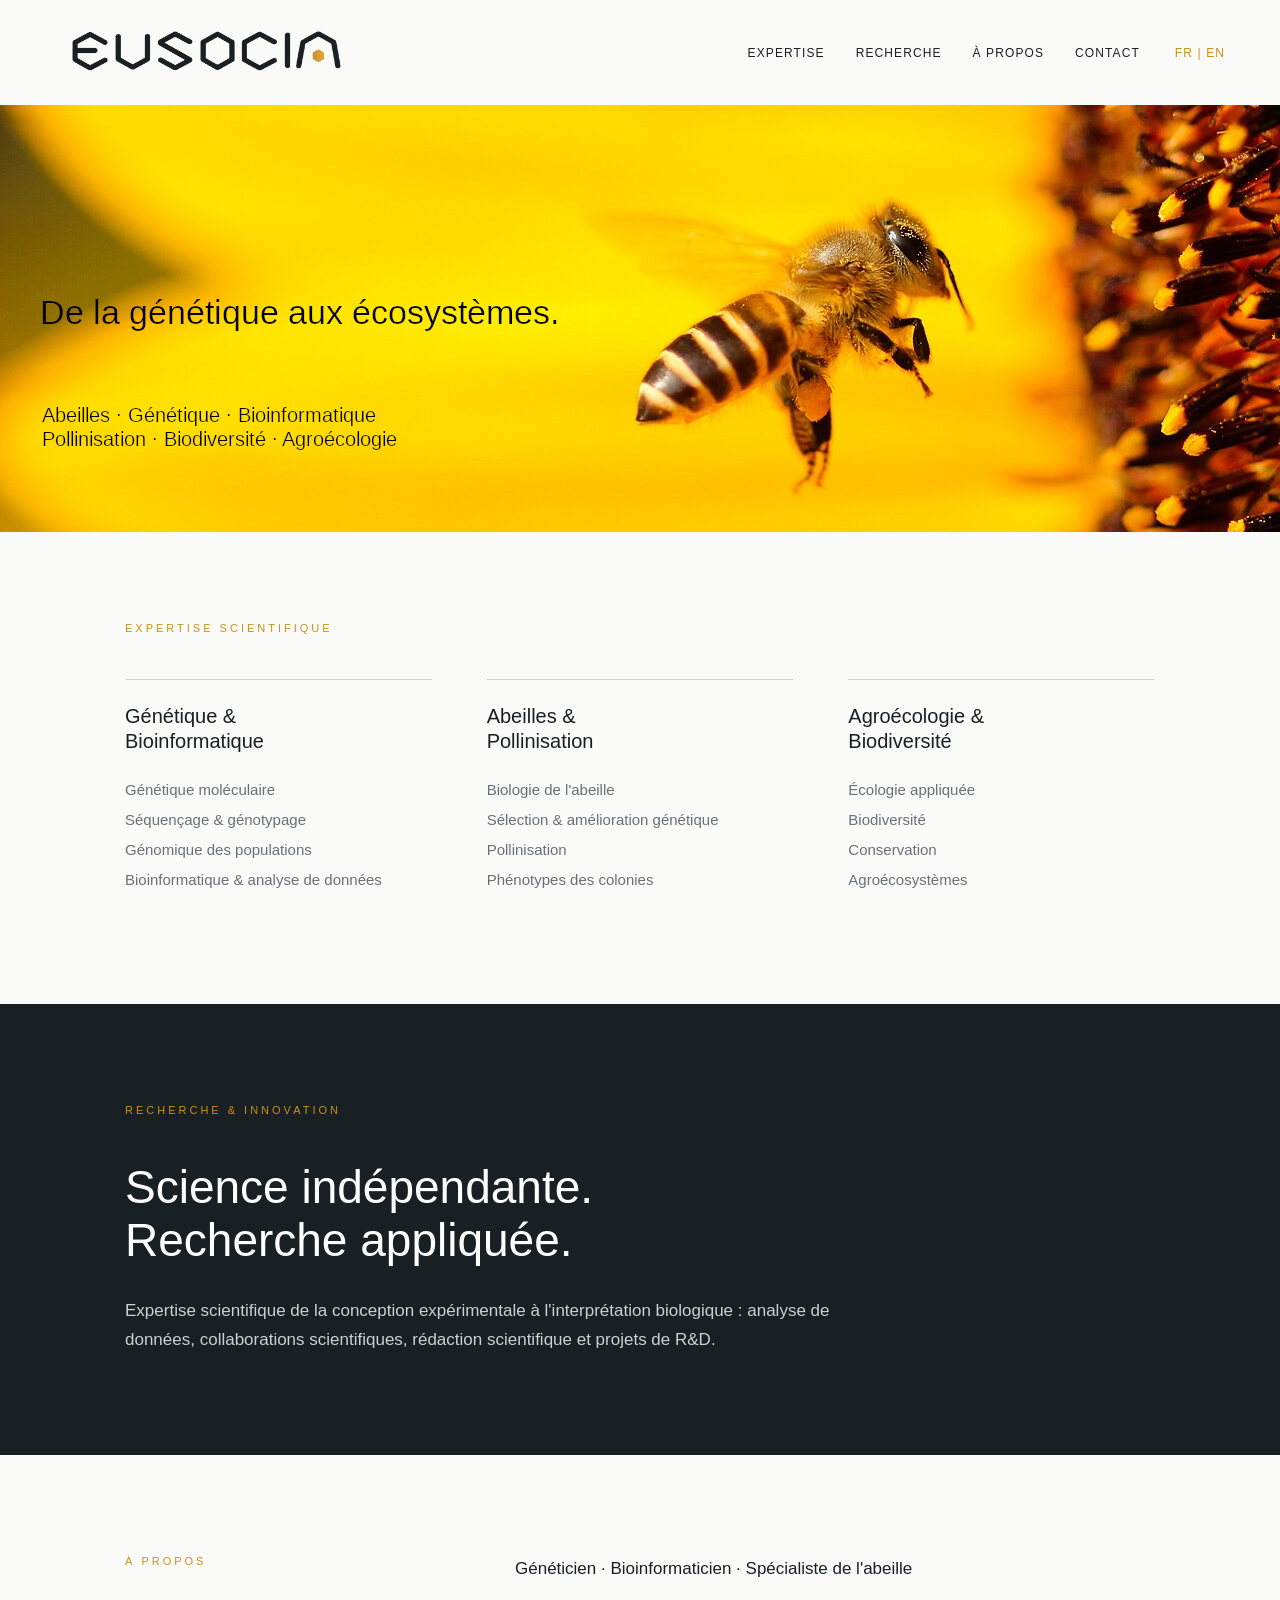
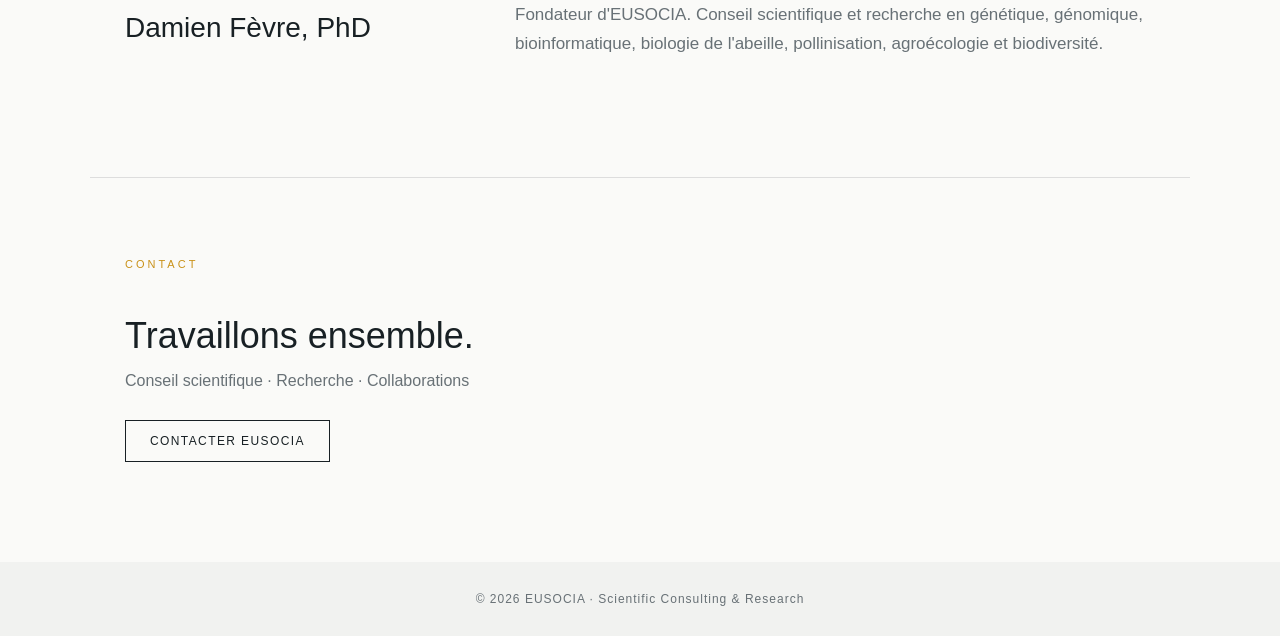
<file: index.html>
<!DOCTYPE html>
<html lang="fr">

<head>
<meta charset="UTF-8">
<meta name="viewport" content="width=device-width, initial-scale=1.0">

<title>EUSOCIA | Conseil scientifique & Recherche</title>
<meta name="description" content="EUSOCIA — Conseil scientifique et recherche en génétique, bioinformatique, abeilles, pollinisation, agroécologie et biodiversité.">

<link rel="stylesheet" href="/style.css">
<link rel="icon" type="image/png" href="/favicon_eusocia_fleur.png">
   
</head>


<body>


<!-- =========================================================
     HEADER
     ========================================================= -->

<header>

    <a class="brand" href="/">
        <img src="eusocia_logo.png" alt="EUSOCIA">
    </a>

    <nav>

        <a href="#expertise">Expertise</a>

        <a href="#research">Recherche</a>

        <a href="#about">À propos</a>

        <a href="#contact">Contact</a>

        <a class="language" href="/en/">FR | EN</a>

    </nav>

</header>


<main>


<!-- =========================================================
     HERO
     ========================================================= -->


<section class="hero">
    <img
        class="hero-banner"
        src="/hero-eusocia_fr.png"
        alt="EUSOCIA — De la génétique aux écosystèmes"
    >
</section>


<!-- =========================================================
     EXPERTISE
     ========================================================= -->

<section class="expertise" id="expertise">

    <div class="section-label">
        Expertise scientifique
    </div>

    <div class="expertise-grid">


        <article class="expertise-card">

            <h2>
                Génétique &amp;<br>
                Bioinformatique
            </h2>

            <ul>
                <li>Génétique moléculaire</li>
                <li>Séquençage &amp; génotypage</li>
                <li>Génomique des populations</li>
                <li>Bioinformatique &amp; analyse de données</li>
            </ul>

        </article>


        <article class="expertise-card">

            <h2>
                Abeilles &amp;<br>
                Pollinisation
            </h2>

            <ul>
                <li>Biologie de l'abeille</li>
                <li>Sélection &amp; amélioration génétique</li>
                <li>Pollinisation</li>
                <li>Phénotypes des colonies</li>
            </ul>

        </article>


        <article class="expertise-card">

            <h2>
                Agroécologie &amp;<br>
                Biodiversité
            </h2>

            <ul>
                <li>Écologie appliquée</li>
                <li>Biodiversité</li>
                <li>Conservation</li>
                <li>Agroécosystèmes</li>
            </ul>

        </article>


    </div>

</section>


<!-- =========================================================
     RESEARCH
     ========================================================= -->

<section class="research" id="research">

    <div class="research-inner">

        <div class="section-label">
            Recherche &amp; Innovation
        </div>

        <h2>
            Science indépendante.<br>
            Recherche appliquée.
        </h2>

        <p>
            Expertise scientifique de la conception expérimentale à
            l'interprétation biologique : analyse de données, collaborations
            scientifiques, rédaction scientifique et projets de R&amp;D.
        </p>

    </div>

</section>


<!-- =========================================================
     ABOUT
     ========================================================= -->

<section class="about" id="about">

    <div>

        <div class="section-label">
            À propos
        </div>

        <h2>
            Damien Fèvre, PhD
        </h2>

    </div>


    <div class="about-text">

        <p>
            <strong>
                Généticien · Bioinformaticien · Spécialiste de l'abeille
            </strong>
        </p>

        <p>
            Fondateur d'EUSOCIA. Conseil scientifique et recherche en génétique,
            génomique, bioinformatique, biologie de l'abeille, pollinisation,
            agroécologie et biodiversité.
        </p>

    </div>

</section>


<!-- =========================================================
     CONTACT
     ========================================================= -->

<section class="contact" id="contact">

    <div class="section-label">
        Contact
    </div>

    <h2>
        Travaillons ensemble.
    </h2>

    <p>
        Conseil scientifique · Recherche · Collaborations
    </p>

    <a
        class="contact-button"
        href="mailto:contact@eusocia.fr"
    >
        Contacter EUSOCIA
    </a>

</section>


</main>


<footer>
    © 2026 EUSOCIA · Scientific Consulting &amp; Research
</footer>


</body>
</html>
</file>
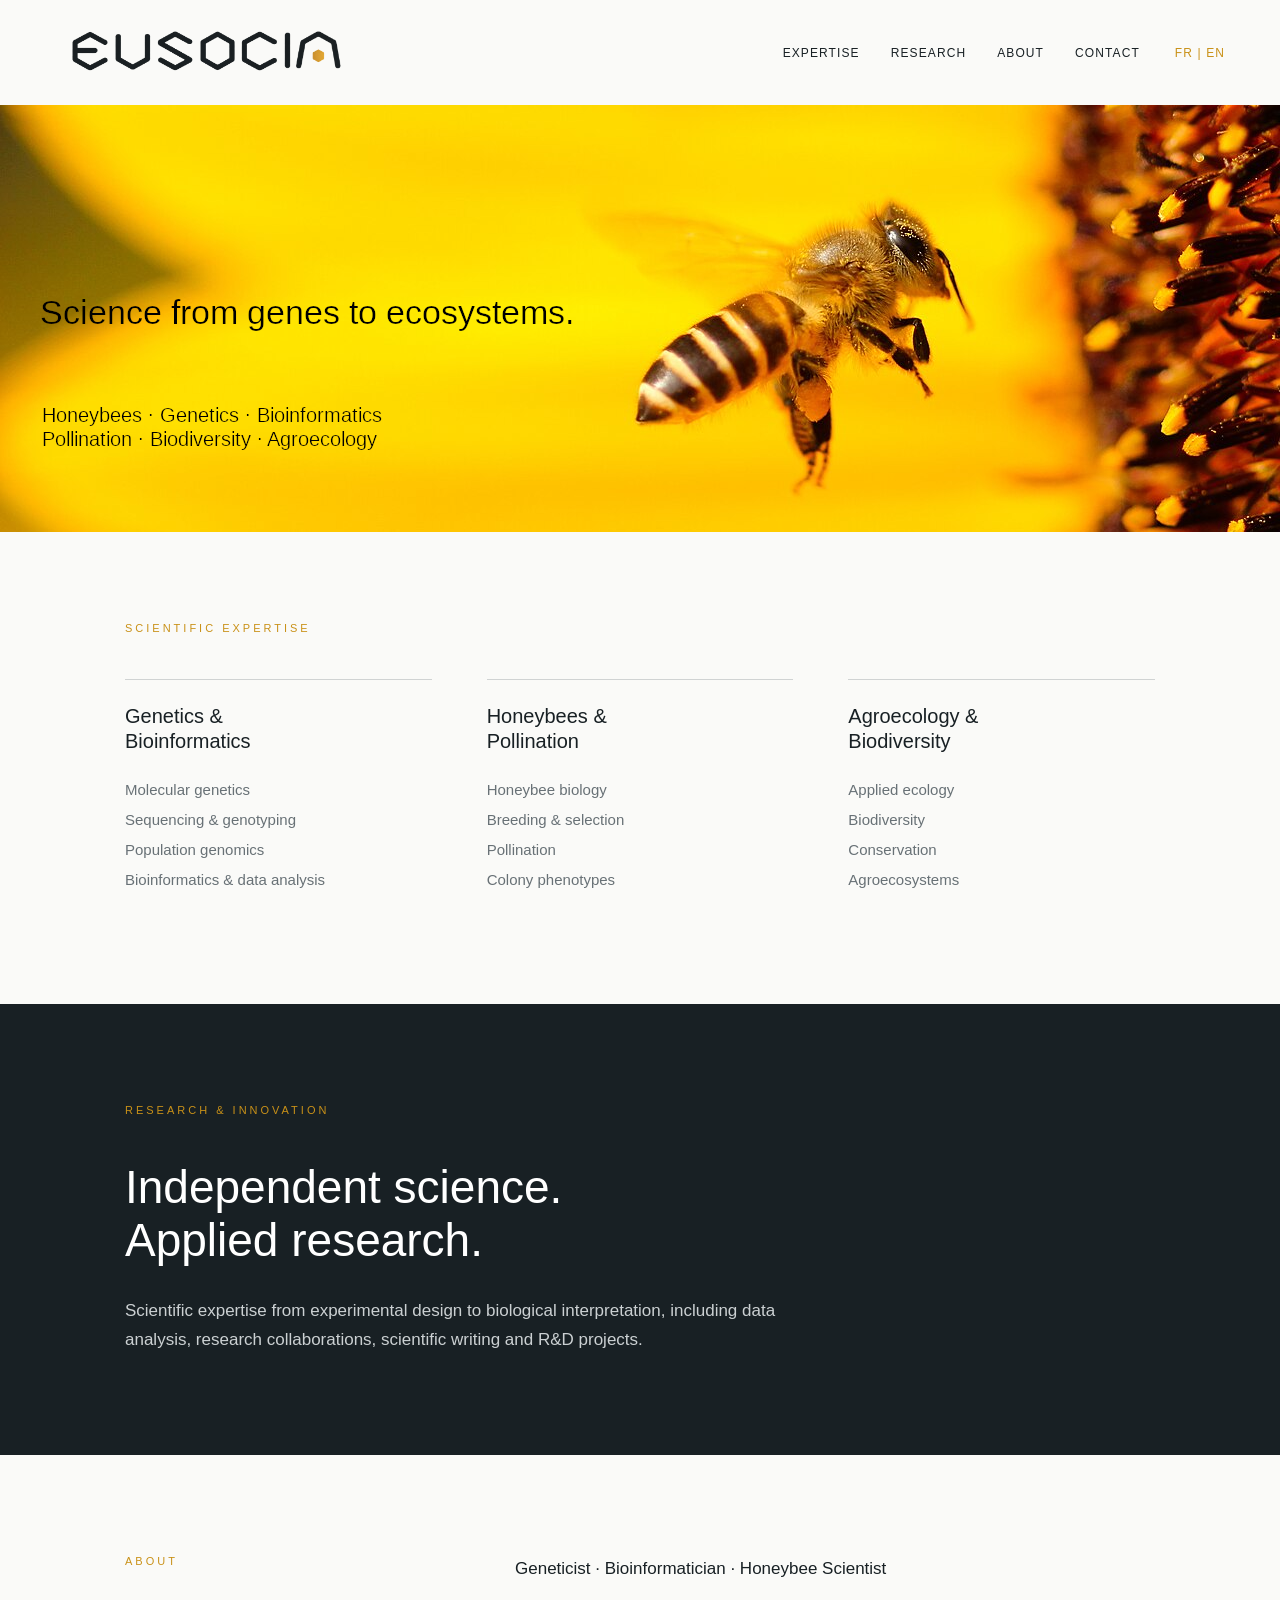
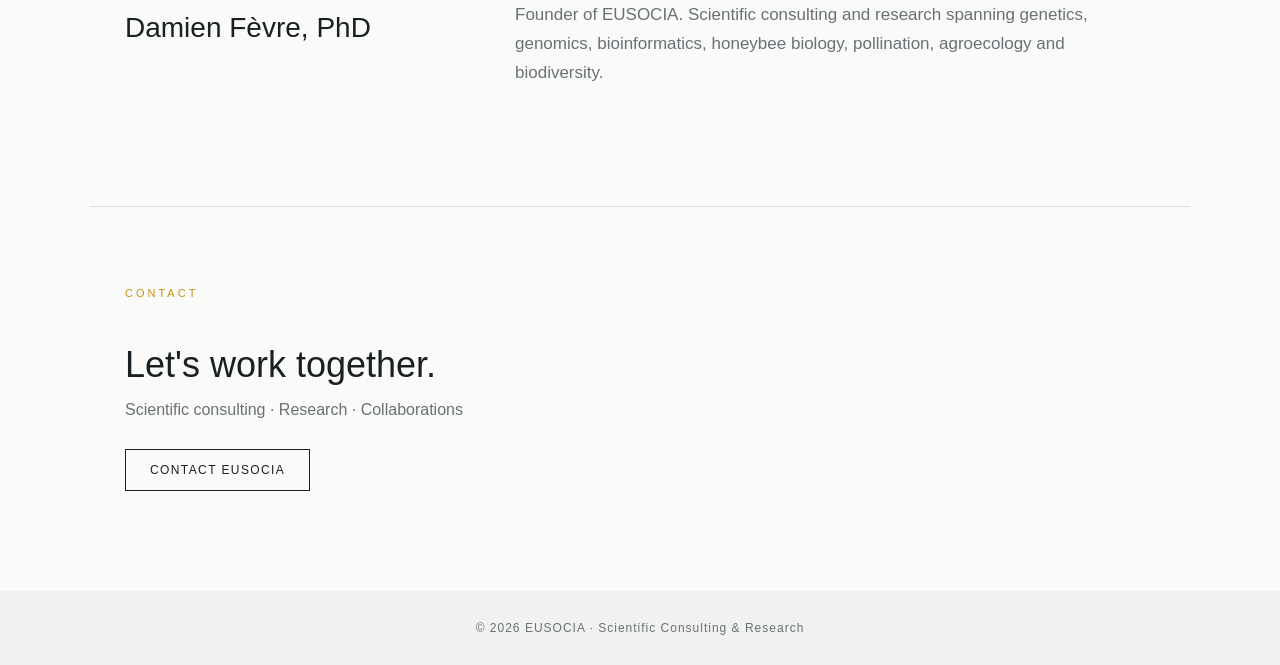
<file: en/index.html>
<!DOCTYPE html>
<html lang="en">

<head>
<meta charset="UTF-8">
<meta name="viewport" content="width=device-width, initial-scale=1.0">

<title>EUSOCIA | Scientific Consulting & Research</title>
<meta name="description" content="EUSOCIA — Scientific consulting and research in genetics, bioinformatics, honeybees, pollination, agroecology and biodiversity.">
<link rel="icon" type="image/png" href="/favicon_eusocia_fleur.png">

<link rel="stylesheet" href="/style.css">
   
</head>


<body>


<!-- =========================================================
     HEADER
     ========================================================= -->

<header>

    <a class="brand" href="/">
        <img src="/eusocia_logo.png" alt="EUSOCIA">
    </a>

    <nav>

        <a href="#expertise">Expertise</a>

        <a href="#research">Research</a>

        <a href="#about">About</a>

        <a href="#contact">Contact</a>

        <!-- French page will be added afterwards -->
        <a class="language" href="/">FR | EN</a>

    </nav>

</header>


<main>


<!-- =========================================================
     HERO
     ========================================================= -->

<section class="hero">
    <img
        class="hero-banner"
        src="/hero-eusocia_en.png"
        alt="EUSOCIA — Science from genes to ecosystems"
    >
</section>


<!-- =========================================================
     EXPERTISE
     ========================================================= -->

<section class="expertise" id="expertise">

    <div class="section-label">
        Scientific Expertise
    </div>

    <div class="expertise-grid">


        <article class="expertise-card">

            <h2>
                Genetics &amp;<br>
                Bioinformatics
            </h2>

            <ul>
                <li>Molecular genetics</li>
                <li>Sequencing &amp; genotyping</li>
                <li>Population genomics</li>
                <li>Bioinformatics &amp; data analysis</li>
            </ul>

        </article>


        <article class="expertise-card">

            <h2>
                Honeybees &amp;<br>
                Pollination
            </h2>

            <ul>
                <li>Honeybee biology</li>
                <li>Breeding &amp; selection</li>
                <li>Pollination</li>
                <li>Colony phenotypes</li>
            </ul>

        </article>


        <article class="expertise-card">

            <h2>
                Agroecology &amp;<br>
                Biodiversity
            </h2>

            <ul>
                <li>Applied ecology</li>
                <li>Biodiversity</li>
                <li>Conservation</li>
                <li>Agroecosystems</li>
            </ul>

        </article>


    </div>

</section>


<!-- =========================================================
     RESEARCH
     ========================================================= -->

<section class="research" id="research">

    <div class="research-inner">

        <div class="section-label">
            Research &amp; Innovation
        </div>

        <h2>
            Independent science.<br>
            Applied research.
        </h2>

        <p>
            Scientific expertise from experimental design to biological
            interpretation, including data analysis, research collaborations,
            scientific writing and R&amp;D projects.
        </p>

    </div>

</section>


<!-- =========================================================
     ABOUT
     ========================================================= -->

<section class="about" id="about">

    <div>

        <div class="section-label">
            About
        </div>

        <h2>
            Damien Fèvre, PhD
        </h2>

    </div>


    <div class="about-text">

        <p>
            <strong>
                Geneticist · Bioinformatician · Honeybee Scientist
            </strong>
        </p>

        <p>
            Founder of EUSOCIA. Scientific consulting and research spanning
            genetics, genomics, bioinformatics, honeybee biology, pollination,
            agroecology and biodiversity.
        </p>

    </div>

</section>


<!-- =========================================================
     CONTACT
     ========================================================= -->

<section class="contact" id="contact">

    <div class="section-label">
        Contact
    </div>

    <h2>
        Let's work together.
    </h2>

    <p>
        Scientific consulting · Research · Collaborations
    </p>

    <a
        class="contact-button"
        href="mailto:contact@eusocia.fr"
    >
        Contact EUSOCIA
    </a>

</section>


</main>


<footer>
    © 2026 EUSOCIA · Scientific Consulting &amp; Research
</footer>


</body>
</html>
</file>
<file: style.css>
/* =========================================================
   GENERAL
   ========================================================= */

:root {
    --dark: #182024;
    --gold: #c99118;
    --white: #fafaf8;
    --grey: #687176;
    --lightgrey: #f1f2f0;
}

* {
    box-sizing: border-box;
}

html {
    margin: 0;
    padding: 0;
    scroll-behavior: smooth;
}

body {
    margin: 0;
    padding: 0;
    font-family: Arial, Helvetica, sans-serif;
    color: var(--dark);
    background: var(--white);
}


/* =========================================================
   HEADER — DESKTOP
   ========================================================= */

header {
    width: 100%;
    height: 105px;
    padding: 0 55px;
    display: flex;
    align-items: center;
    justify-content: space-between;
    background: var(--white);
}

.brand {
    display: flex;
    align-items: center;
    flex-shrink: 0;
    text-decoration: none;
}

.brand img {
    display: block;
    width: 310px;
    height: auto;
}

nav {
    margin-left: auto;
    display: flex;
    align-items: center;
    gap: 31px;
    white-space: nowrap;
}

nav a {
    color: var(--dark);
    font-size: 12px;
    font-weight: 400;
    letter-spacing: 1.1px;
    text-decoration: none;
    text-transform: uppercase;
}

nav a:hover {
    color: var(--gold);
}

nav .language {
    margin-left: 4px;
    color: var(--gold);
}


/* =========================================================
   HERO — DESKTOP
   ========================================================= */

.hero {
    width: 100%;
    margin: 0;
    padding: 0;
}

.hero-banner {
    display: block;
    width: 100%;
    height: auto;
}

/* =========================================================
   EXPERTISE
   ========================================================= */

.expertise {
    width: 100%;
    max-width: 1100px;
    margin: 0 auto;
    padding: 90px 35px 105px;
}

.section-label {
    margin-bottom: 45px;
    color: var(--gold);
    font-size: 11px;
    font-weight: 400;
    letter-spacing: 3px;
    text-transform: uppercase;
}

.expertise-grid {
    display: grid;
    grid-template-columns: repeat(3, 1fr);
    gap: 55px;
}

.expertise-card {
    padding-top: 24px;
    border-top: 1px solid #d0d3d3;
}

.expertise-card h2 {
    margin: 0 0 25px;
    color: var(--dark);
    font-size: 20px;
    font-weight: 400;
    line-height: 1.25;
}

.expertise-card ul {
    margin: 0;
    padding: 0;
    list-style: none;
    color: var(--grey);
}

.expertise-card li {
    margin: 9px 0;
    font-size: 15px;
    line-height: 1.4;
}


/* =========================================================
   RESEARCH
   ========================================================= */

.research {
    width: 100%;
    background: var(--dark);
    color: white;
}

.research-inner {
    width: 100%;
    max-width: 1100px;
    margin: 0 auto;
    padding: 100px 35px;
}

.research h2 {
    margin: 0 0 30px;
    font-size: 46px;
    font-weight: 300;
    line-height: 1.15;
}

.research p {
    max-width: 720px;
    margin: 0;
    color: #cbd0d2;
    font-size: 17px;
    line-height: 1.7;
}


/* =========================================================
   ABOUT
   ========================================================= */

.about {
    width: 100%;
    max-width: 1100px;
    margin: 0 auto;
    padding: 100px 35px;
    display: grid;
    grid-template-columns: 1fr 2fr;
    gap: 70px;
}

.about h2 {
    margin: 0;
    font-size: 28px;
    font-weight: 400;
}

.about-text {
    max-width: 700px;
    color: var(--grey);
    font-size: 17px;
    line-height: 1.7;
}

.about-text p {
    margin: 0 0 18px;
}

.about-text strong {
    color: var(--dark);
    font-weight: 500;
}


/* =========================================================
   CONTACT
   ========================================================= */

.contact {
    width: 100%;
    max-width: 1100px;
    margin: 0 auto;
    padding: 80px 35px 100px;
    border-top: 1px solid #ddd;
}

.contact h2 {
    margin: 0 0 15px;
    font-size: 36px;
    font-weight: 300;
}

.contact p {
    margin: 0 0 30px;
    color: var(--grey);
}

.contact-button {
    display: inline-block;
    padding: 13px 24px;
    border: 1px solid var(--dark);
    color: var(--dark);
    font-size: 12px;
    letter-spacing: 1.4px;
    text-decoration: none;
    text-transform: uppercase;
}

.contact-button:hover {
    color: white;
    background: var(--dark);
}


/* =========================================================
   FOOTER
   ========================================================= */

footer {
    padding: 30px;
    background: var(--lightgrey);
    color: var(--grey);
    text-align: center;
    font-size: 12px;
    letter-spacing: 1px;
}


/* =========================================================
   SMARTPHONE ONLY
   ========================================================= */

@media (max-width: 700px) {

    header {
        height: 85px;
        padding: 0 20px;
    }

    .brand img {
        width: 205px;
    }

    nav {
        margin-left: auto;
    }

    nav a:not(.language) {
        display: none;
    }

    nav .language {
        display: block;
        margin: 0;
        font-size: 13px;
        letter-spacing: 1px;
    }

    .hero {
        position: relative;
        width: 100%;
        height: auto;
        overflow: hidden;
    }

    .hero-image {
        position: absolute;
        top: 0;
        left: 50%;
        width: auto;
        height: 100%;
        transform: translateX(-50%);
        object-fit: cover;
        object-position: 58% center;
    }

    .hero-content {
        position: static;
        transform: none;
    }

    .hero-line {
        position: absolute;
        top: 25px;
        left: 22px;
        width: 42px;
        height: 1px;
        margin: 0;
        background: var(--gold);
        z-index: 5;
    }

    .hero h1 {
        position: absolute;
        top: 47px;
        left: 22px;
        right: 18px;
        margin: 0;
        color: var(--dark);
        font-size: 27px;
        font-weight: 300;
        line-height: 1.08;
        letter-spacing: -0.7px;
        white-space: normal;
        z-index: 5;
    }

    .hero-subtitles {
        position: absolute;
        left: 22px;
        right: 18px;
        bottom: 22px;
        margin: 0;
        z-index: 5;
    }

    .hero-subtitles p {
        margin: 3px 0;
        color: var(--dark);
        font-size: 13px;
        font-weight: 400;
        line-height: 1.35;
        white-space: normal;
    }

    .expertise {
        padding: 60px 25px;
    }

    .expertise-grid {
        grid-template-columns: 1fr;
        gap: 45px;
    }

    .research-inner {
        padding: 70px 25px;
    }

    .research h2 {
        font-size: 36px;
    }

    .about {
        padding: 70px 25px;
        grid-template-columns: 1fr;
        gap: 30px;
    }

    .contact {
        padding: 70px 25px;
    }
}
</file>
